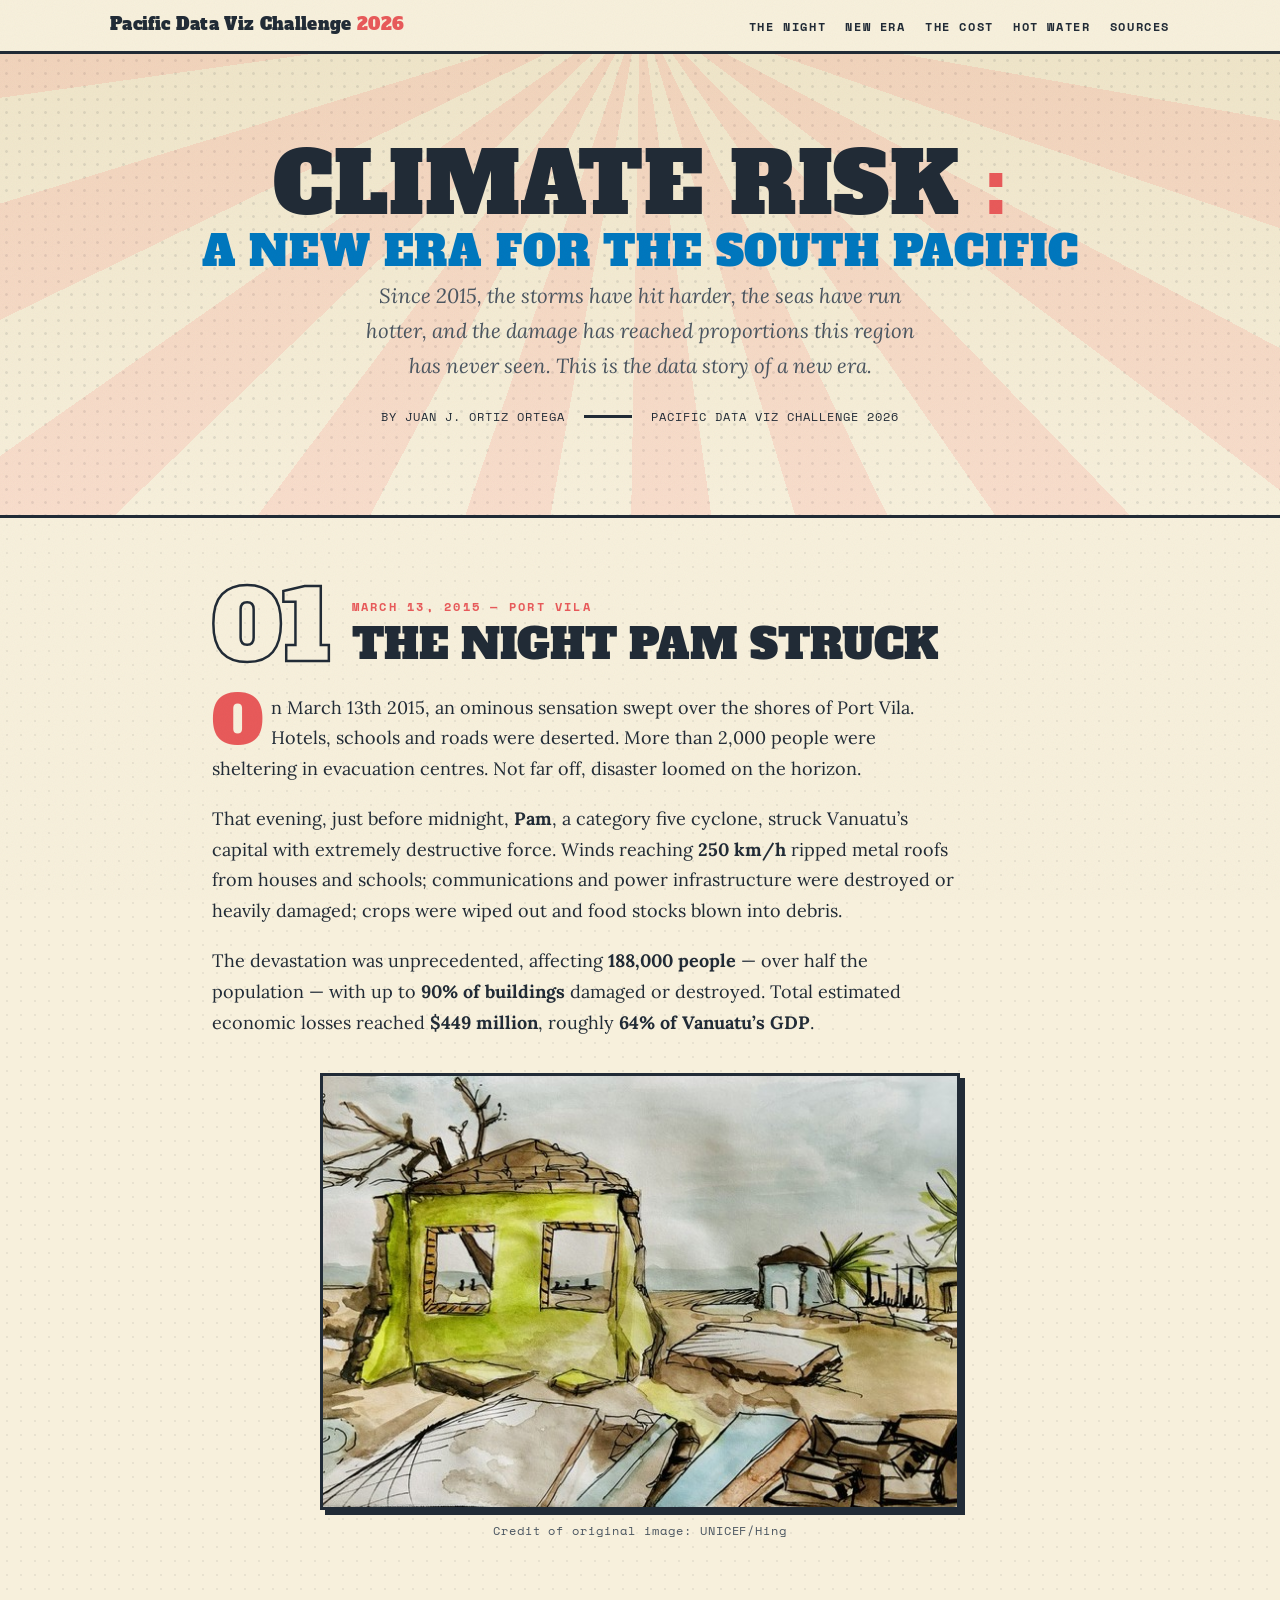
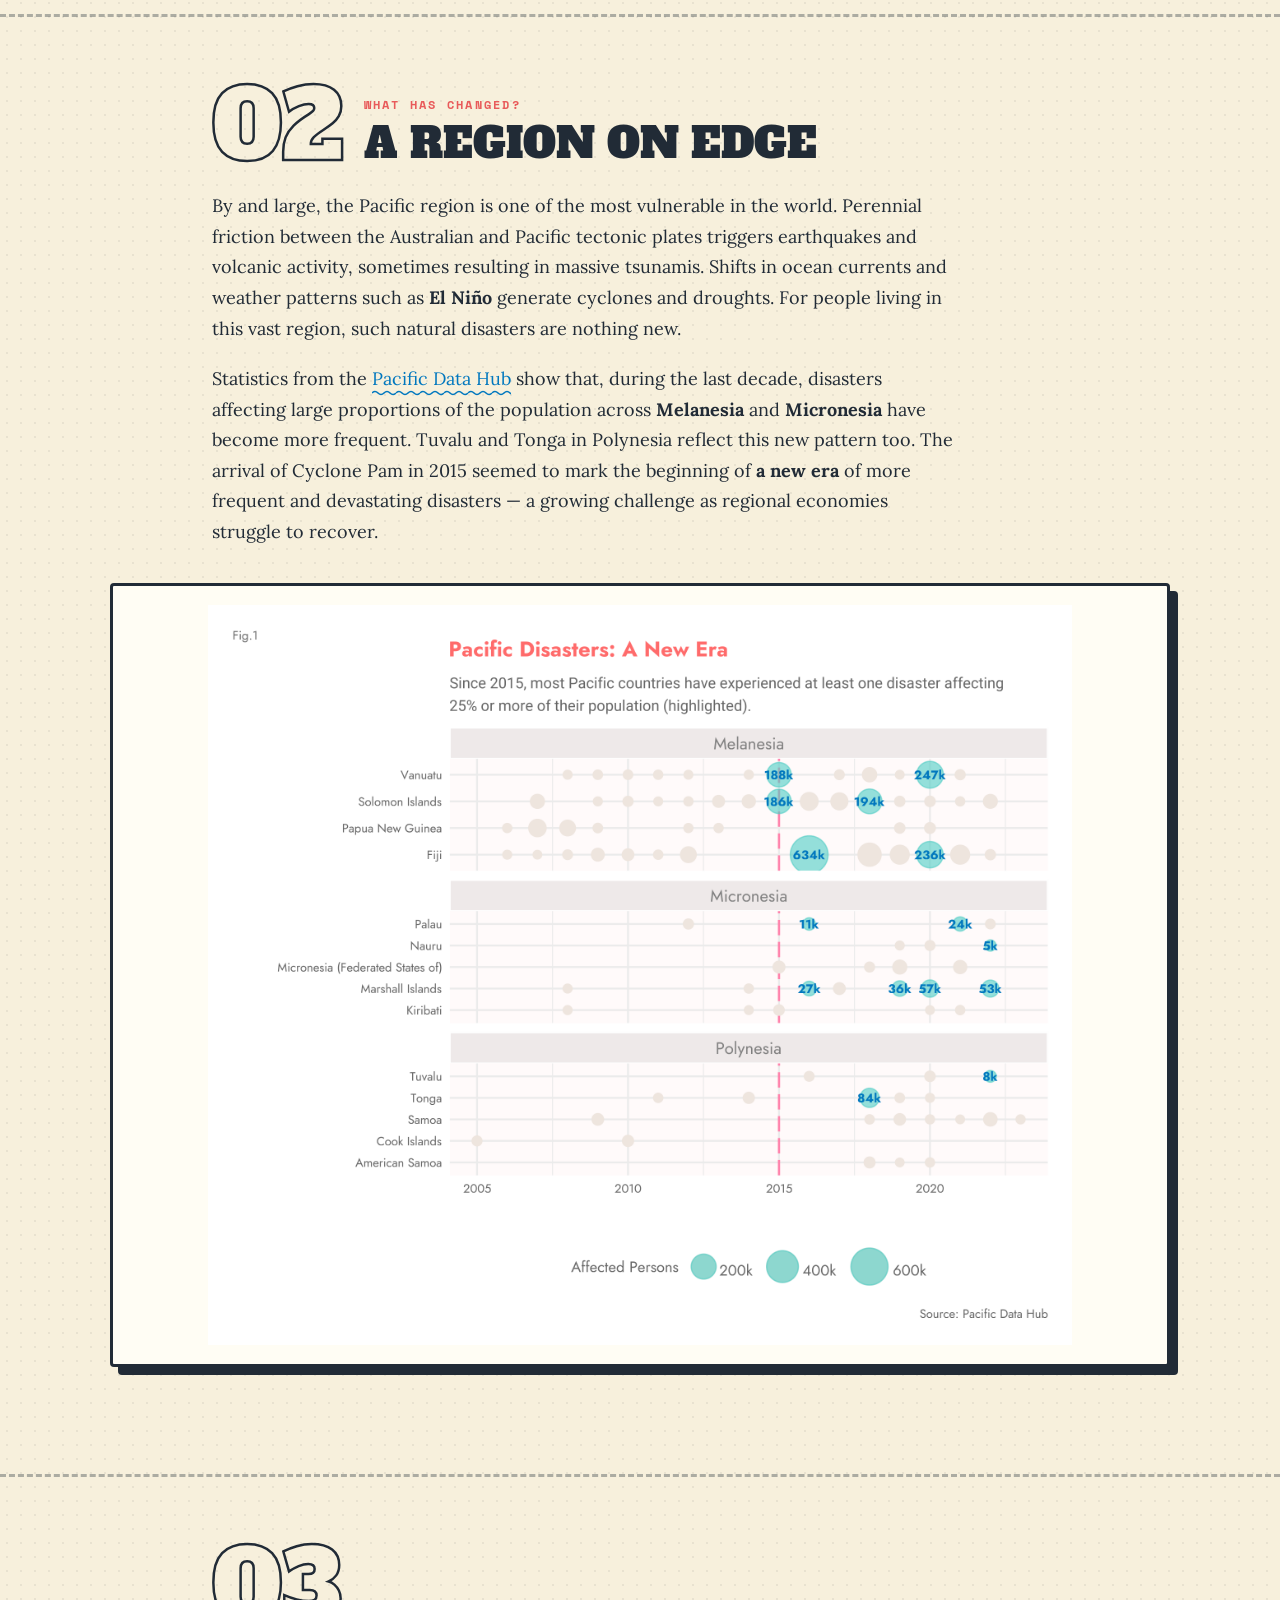
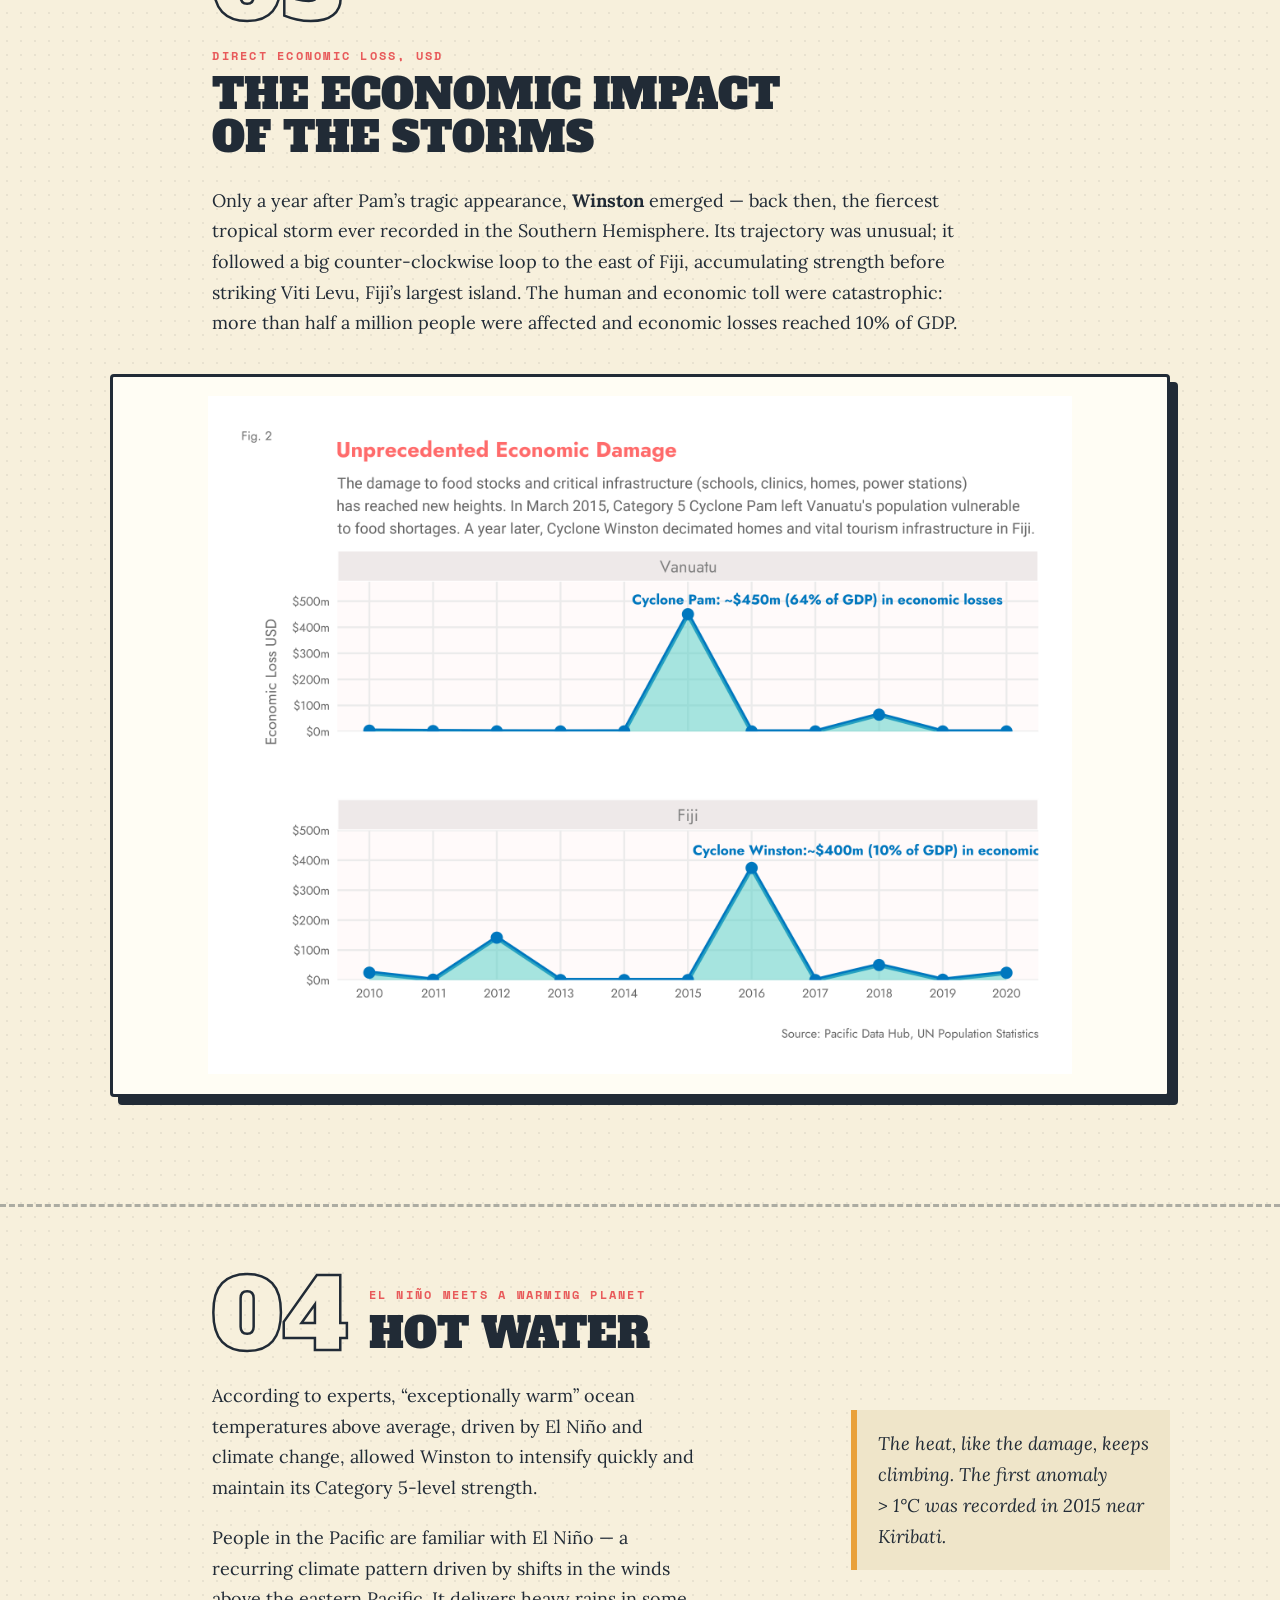
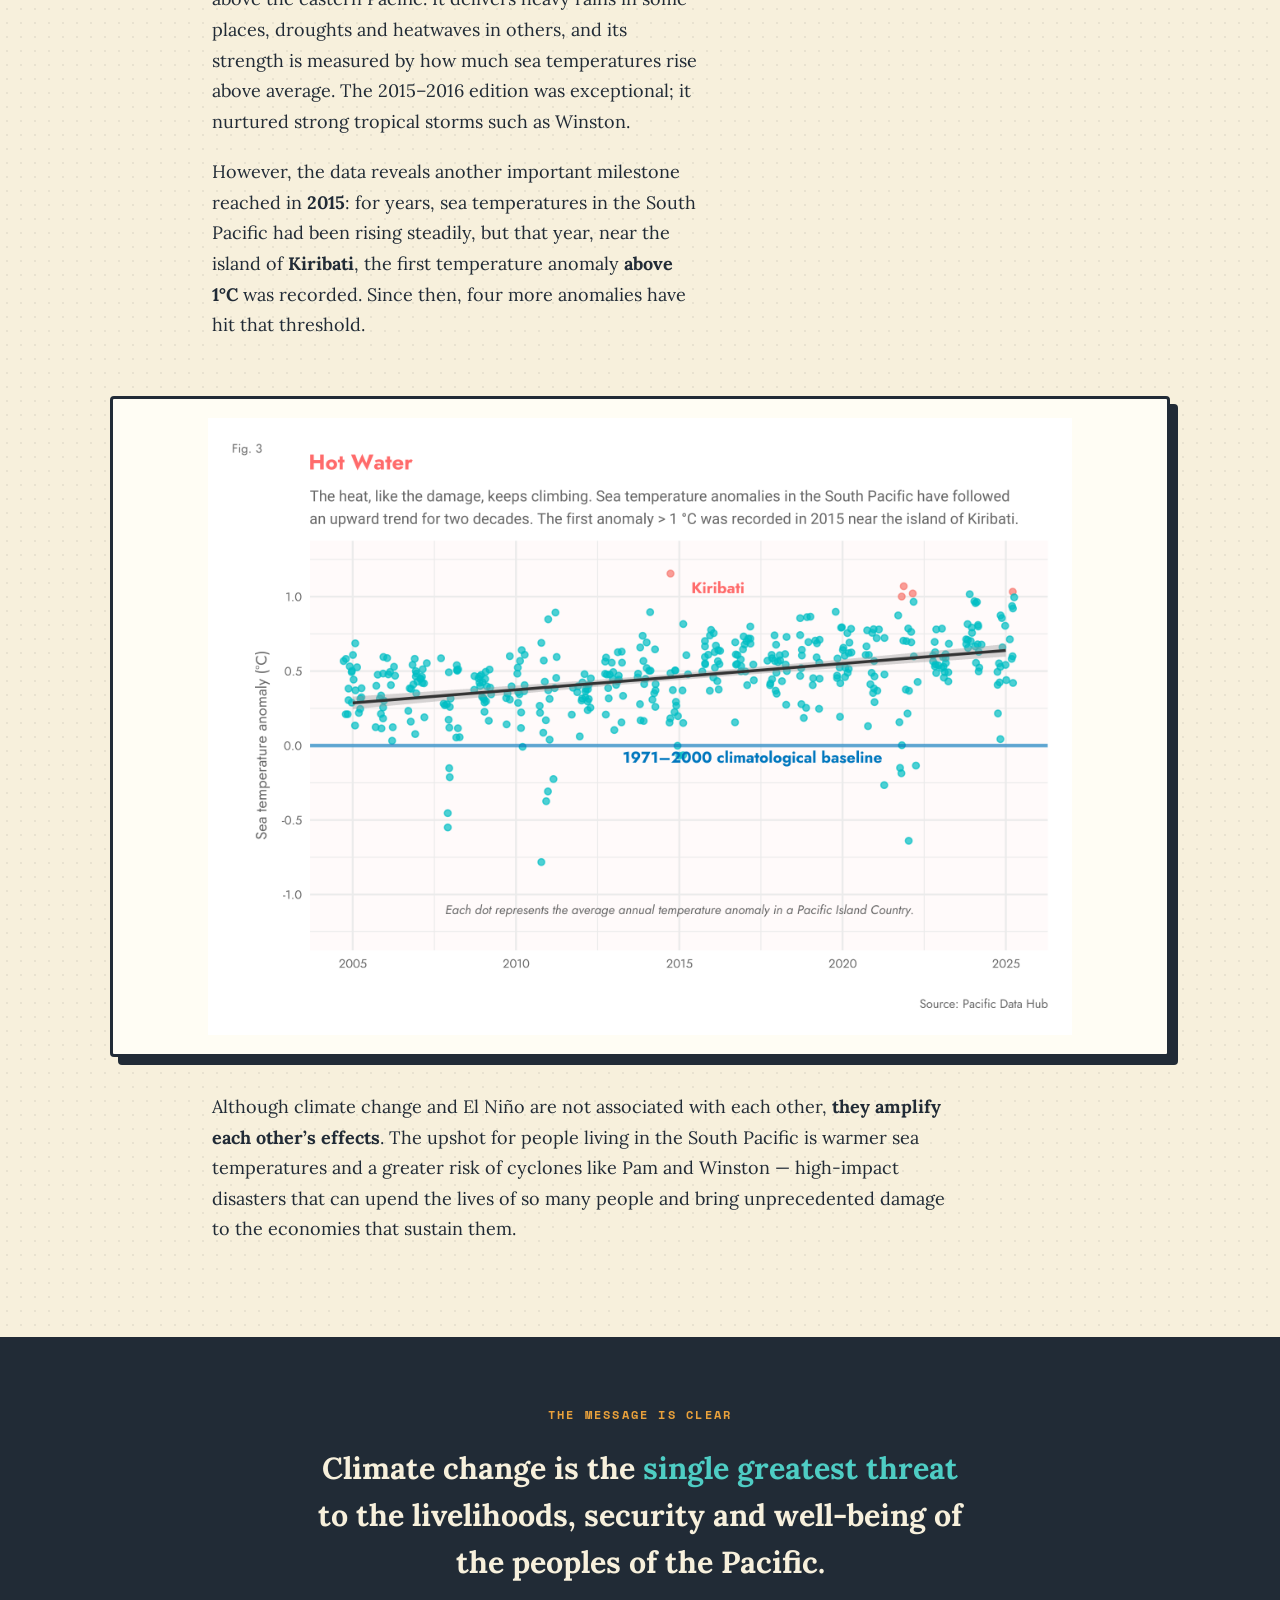
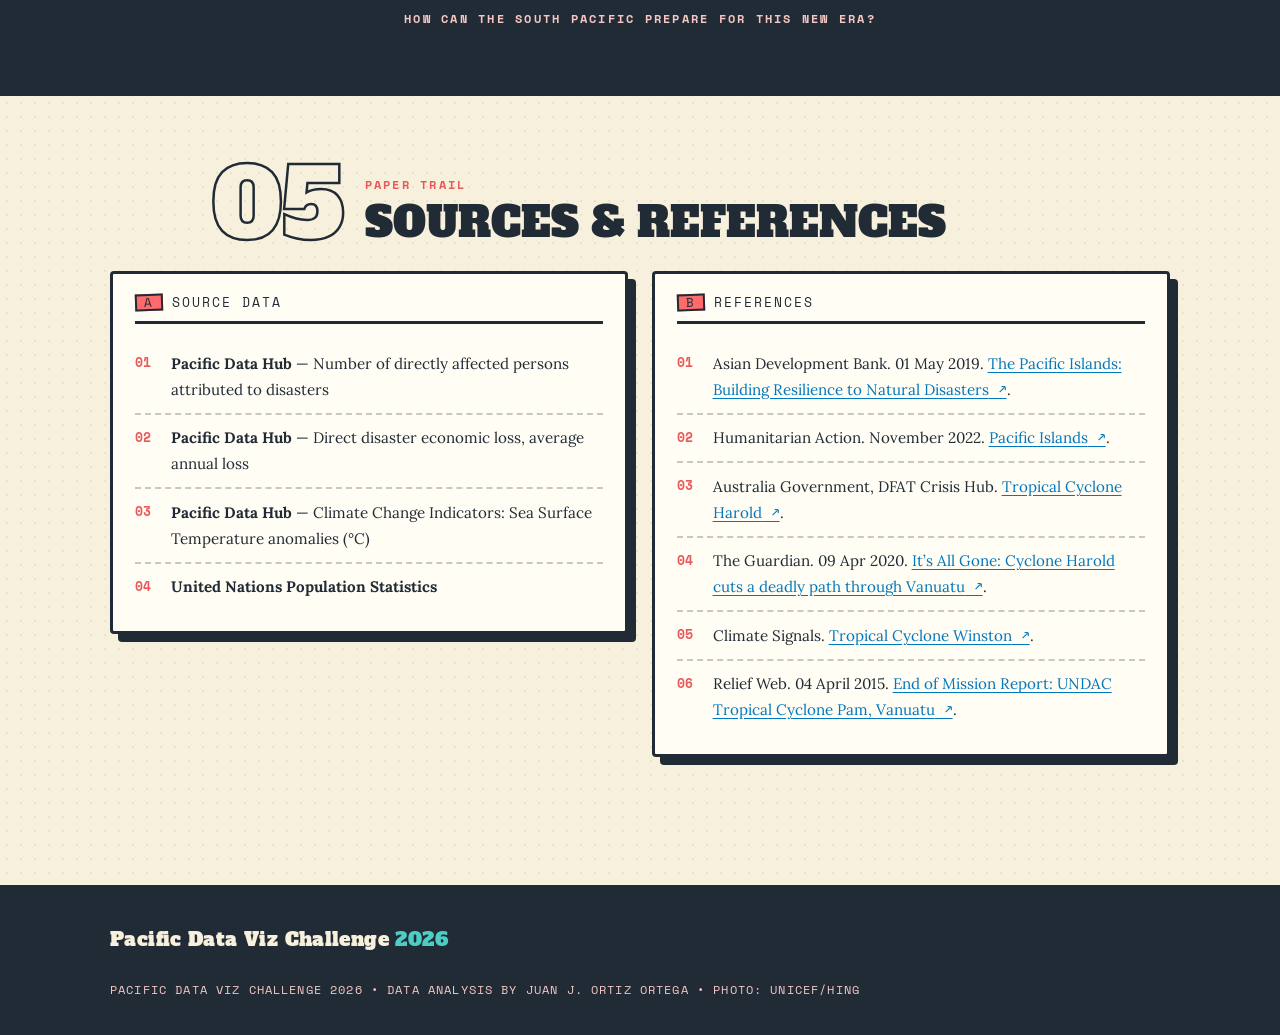
<file: web/index.html>
<!DOCTYPE html>
<html lang="en">
<head>
  <meta charset="utf-8">
  <meta name="viewport" content="width=device-width, initial-scale=1.0">
  <title>Climate Risk: A New Era for the South Pacific — Pacific Data Viz Challenge 2026</title>
  <meta name="description" content="A retro field report on climate risk and natural disasters in the South Pacific: Cyclones Pam, Winston and Harold, rising sea temperatures, and what the data says about a new era of disasters. Data: Pacific Data Hub, UN Population Statistics.">
  <meta name="author" content="Juan J. Ortiz Ortega">
  <link rel="icon" href="data:image/svg+xml,%3Csvg xmlns='http://www.w3.org/2000/svg' viewBox='0 0 32 32'%3E%3Crect width='32' height='32' fill='%23f7f0dc'/%3E%3Ccircle cx='16' cy='16' r='11' fill='none' stroke='%23212b36' stroke-width='2.5'/%3E%3Cpath d='M6 19 q5 -5 10 0 t10 0' fill='none' stroke='%234ecdc4' stroke-width='3'/%3E%3C/svg%3E">
  <link rel="preconnect" href="https://fonts.googleapis.com">
  <link rel="preconnect" href="https://fonts.gstatic.com" crossorigin>
  <link href="https://fonts.googleapis.com/css2?family=Alfa+Slab+One&family=Caveat:wght@600&family=Lora:ital,wght@0,400;0,500;0,700;1,400;1,500&family=Space+Mono:wght@400;700&display=swap" rel="stylesheet">
  <link rel="stylesheet" href="styles.css">
</head>
<body>
  <a class="skip-link" href="#main">Skip to content</a>

  <!-- ============ NAV ============ -->
  <nav class="topnav" aria-label="Main navigation">
    <div class="wrap">
      <a class="brand" href="#top">Pacific Data Viz Challenge <em>2026</em></a>
      <ul class="nav-links">
        <li><a href="#night">The Night</a></li>
        <li><a href="#new-era">New Era</a></li>
        <li><a href="#cost">The Cost</a></li>
        <li><a href="#hot-water">Hot Water</a></li>
        <li><a href="#sources">Sources</a></li>
      </ul>
    </div>
  </nav>

  <!-- ============ HERO ============ -->
  <header class="hero" id="top">
    <div class="wrap">
      <h1>Climate Risk <span class="accent">:</span><span class="line2">A New Era for the South Pacific</span></h1>
      <p class="deck">Since 2015, the storms have hit harder, the seas have run hotter, and the damage has reached proportions this region has never seen. This is the data story of a new era.</p>
      <div class="hero-meta">
        <span>By Juan J. Ortiz Ortega</span>
        <span class="rule" aria-hidden="true"></span>
        <span>Pacific Data Viz Challenge 2026</span>
      </div>
    </div>
  </header>

  <main id="main">

    <!-- ============ 01 THE NIGHT ============ -->
    <section class="section" id="night">
      <div class="wrap">
        <div class="sec-head">
          <span class="sec-num" aria-hidden="true">01</span>
          <div>
            <span class="eyebrow">March 13, 2015 &mdash; Port Vila</span>
            <h2>The Night Pam Struck</h2>
          </div>
        </div>
        <p class="dropcap">On March 13th 2015, an ominous sensation swept over the shores of Port Vila. Hotels, schools and roads were deserted. More than 2,000 people were sheltering in evacuation centres. Not far off, disaster loomed on the horizon.</p>
        <p>That evening, just before midnight, <strong>Pam</strong>, a category five cyclone, struck Vanuatu&rsquo;s capital with extremely destructive force. Winds reaching <strong>250&nbsp;km/h</strong> ripped metal roofs from houses and schools; communications and power infrastructure were destroyed or heavily damaged; crops were wiped out and food stocks blown into debris.</p>
        <p>The devastation was unprecedented, affecting <strong>188,000 people</strong> &mdash; over half the population &mdash; with up to <strong>90% of buildings</strong> damaged or destroyed. Total estimated economic losses reached <strong>$449 million</strong>, roughly <strong>64% of Vanuatu&rsquo;s GDP</strong>.</p>

        <figure class="lead-photo">
          <img src="img/cyclone_pam.jpg" alt="Cyclone Pam destruction in Port Vila, Vanuatu, March 2015" width="640" height="435" fetchpriority="high">
          <figcaption>Credit of original image: UNICEF/Hing</figcaption>
        </figure>
      </div>
    </section>

    <!-- ============ 02 NEW ERA ============ -->
    <section class="section" id="new-era">
      <div class="wrap">
        <div class="sec-head">
          <span class="sec-num" aria-hidden="true">02</span>
          <div>
            <span class="eyebrow">What has changed?</span>
            <h2>A Region on Edge</h2>
          </div>
        </div>
        <p>By and large, the Pacific region is one of the most vulnerable in the world. Perennial friction between the Australian and Pacific tectonic plates triggers earthquakes and volcanic activity, sometimes resulting in massive tsunamis. Shifts in ocean currents and weather patterns such as <strong>El Ni&ntilde;o</strong> generate cyclones and droughts. For people living in this vast region, such natural disasters are nothing new.</p>
        <p>Statistics from the <a class="wavy" href="https://pacificdata.org" target="_blank" rel="noopener">Pacific Data Hub</a> show that, during the last decade, disasters affecting large proportions of the population across <strong>Melanesia</strong> and <strong>Micronesia</strong> have become more frequent. Tuvalu and Tonga in Polynesia reflect this new pattern too. The arrival of Cyclone Pam in 2015 seemed to mark the beginning of <strong>a new era</strong> of more frequent and devastating disasters &mdash; a growing challenge as regional economies struggle to recover.</p>

        <article class="card figure-card">
          <figure>
            <img src="img/fig1_new_era.png" alt="Chart: since 2015, most Pacific countries have experienced at least one disaster affecting 25% or more of their population, highlighted in teal" width="4200" height="3600" loading="lazy" decoding="async">
          </figure>
        </article>
      </div>
    </section>

    <!-- ============ 03 THE COST ============ -->
    <section class="section" id="cost">
      <div class="wrap">
        <div class="sec-head">
          <span class="sec-num" aria-hidden="true">03</span>
          <div>
            <span class="eyebrow">Direct economic loss, USD</span>
            <h2>The Economic Impact of the Storms</h2>
          </div>
        </div>
        <p>Only a year after Pam&rsquo;s tragic appearance, <strong>Winston</strong> emerged &mdash; back then, the fiercest tropical storm ever recorded in the Southern Hemisphere. Its trajectory was unusual; it followed a big counter-clockwise loop to the east of Fiji, accumulating strength before striking Viti Levu, Fiji&rsquo;s largest island. The human and economic toll were catastrophic: more than half a million people were affected and economic losses reached 10% of GDP.</p>
        <article class="card figure-card">
          <figure>
            <img src="img/fig2_economic.png" alt="Chart: economic losses from disasters in Vanuatu and Fiji, with Cyclone Pam at about $450 million (64% of GDP) and Cyclone Winston at about $400 million (10% of GDP) annotated" width="4200" height="3300" loading="lazy" decoding="async">
          </figure>
        </article>
      </div>
    </section>

    <!-- ============ 04 HOT WATER ============ -->
    <section class="section" id="hot-water">
      <div class="wrap">
        <div class="sec-head">
          <span class="sec-num" aria-hidden="true">04</span>
          <div>
            <span class="eyebrow">El Ni&ntilde;o meets a warming planet</span>
            <h2>Hot Water</h2>
          </div>
        </div>
        <div class="two-col">
          <div>
            <p>According to experts, &ldquo;exceptionally warm&rdquo; ocean temperatures above average, driven by El Ni&ntilde;o and climate change, allowed Winston to intensify quickly and maintain its Category&nbsp;5-level strength.</p>
            <p>People in the Pacific are familiar with El Ni&ntilde;o &mdash; a recurring climate pattern driven by shifts in the winds above the eastern Pacific. It delivers heavy rains in some places, droughts and heatwaves in others, and its strength is measured by how much sea temperatures rise above average. The 2015&ndash;2016 edition was exceptional; it nurtured strong tropical storms such as Winston.</p>
            <p>However, the data reveals another important milestone reached in <strong>2015</strong>: for years, sea temperatures in the South Pacific had been rising steadily, but that year, near the island of <strong>Kiribati</strong>, the first temperature anomaly <strong>above 1&deg;C</strong> was recorded. Since then, four more anomalies have hit that threshold.</p>
          </div>
          <div>
            <blockquote class="pullquote">The heat, like the damage, keeps climbing. The first anomaly &gt;&nbsp;1&deg;C was recorded in 2015 near Kiribati.</blockquote>
          </div>
        </div>

        <article class="card figure-card">
          <figure>
            <img src="img/fig3_hot_water.png" alt="Scatter plot of sea surface temperature anomalies in the South Pacific from 1971 to 2023, showing an upward trend, with the first anomaly above 1 degree Celsius in 2015 near Kiribati annotated" width="4200" height="3000" loading="lazy" decoding="async">
          </figure>
        </article>

        <p>Although climate change and El Ni&ntilde;o are not associated with each other, <strong>they amplify each other&rsquo;s effects</strong>. The upshot for people living in the South Pacific is warmer sea temperatures and a greater risk of cyclones like Pam and Winston &mdash; high-impact disasters that can upend the lives of so many people and bring unprecedented damage to the economies that sustain them.</p>
      </div>
    </section>

    <!-- ============ BANNER ============ -->
    <section class="banner" aria-label="Key message">
      <div class="wrap">
        <span class="eyebrow">The message is clear</span>
        <blockquote>Climate change is the <span class="hl">single greatest threat</span> to the livelihoods, security and well-being of the peoples of the Pacific.</blockquote>
        <span class="eyebrow bottom">How can the South Pacific prepare for this new era?</span>
      </div>
    </section>

    <!-- ============ SOURCES ============ -->
    <section class="section" id="sources">
      <div class="wrap">
        <div class="sec-head">
          <span class="sec-num" aria-hidden="true">05</span>
          <div>
            <span class="eyebrow">Paper trail</span>
            <h2>Sources &amp; References</h2>
          </div>
        </div>
        <div class="refs-grid">
          <div class="card ref-card">
            <h3><span class="n">A</span>Source Data</h3>
            <ol>
              <li><strong>Pacific Data Hub</strong> &mdash; Number of directly affected persons attributed to disasters</li>
              <li><strong>Pacific Data Hub</strong> &mdash; Direct disaster economic loss, average annual loss</li>
              <li><strong>Pacific Data Hub</strong> &mdash; Climate Change Indicators: Sea Surface Temperature anomalies (&deg;C)</li>
              <li><strong>United Nations Population Statistics</strong></li>
            </ol>
          </div>
          <div class="card ref-card">
            <h3><span class="n">B</span>References</h3>
            <ol>
              <li>Asian Development Bank. 01 May 2019. <a class="ext" href="https://www.adb.org/results/pacific-islands-building-resilience-natural-disasters" target="_blank" rel="noopener">The Pacific Islands: Building Resilience to Natural Disasters</a>.</li>
              <li>Humanitarian Action. November 2022. <a class="ext" href="https://humanitarianaction.info/article/pacific-islands" target="_blank" rel="noopener">Pacific Islands</a>.</li>
              <li>Australia Government, DFAT Crisis Hub. <a class="ext" href="https://www.dfat.gov.au/crisis-hub/tropical-cyclone-harold" target="_blank" rel="noopener">Tropical Cyclone Harold</a>.</li>
              <li>The Guardian. 09 Apr 2020. <a class="ext" href="https://www.theguardian.com/world/2020/apr/10/its-all-gone-cyclone-harold-cuts-a-deadly-path-through-vanuatu" target="_blank" rel="noopener">It&rsquo;s All Gone: Cyclone Harold cuts a deadly path through Vanuatu</a>.</li>
              <li>Climate Signals. <a class="ext" href="https://www.climatesignals.org/events/cyclone-winston-2016#more" target="_blank" rel="noopener">Tropical Cyclone Winston</a>.</li>
              <li>Relief Web. 04 April 2015. <a class="ext" href="https://reliefweb.int/report/vanuatu/end-mission-report-united-nations-disaster-assessment-coordination-team-undac" target="_blank" rel="noopener">End of Mission Report: UNDAC Tropical Cyclone Pam, Vanuatu</a>.</li>
            </ol>
          </div>
        </div>
      </div>
    </section>
  </main>

  <!-- ============ FOOTER ============ -->
  <footer class="footer">
    <div class="wrap">
      <a class="brand" href="#top">Pacific Data Viz Challenge <em>2026</em></a>
      <p>Pacific Data Viz Challenge 2026 &bull; Data analysis by Juan J. Ortiz Ortega &bull; Photo: UNICEF/Hing</p>
    </div>
  </footer>
</body>
</html>
</file>
<file: web/styles.css>
/* ============================================================
   SOUTH PACIFIC DISPATCH — retro field-report theme
   Palette drawn from the report charts: teal #4ECDC4,
   coral #FF6B6B, ocean blue #0077BE — on warm paper.
   ============================================================ */

:root {
  --paper:      #f7f0dc;
  --paper-2:    #efe5c9;
  --card:       #fffdf4;
  --ink:        #212b36;
  --ink-soft:   #4a5560;
  --teal:       #2aa79b;
  --teal-bright:#4ecdc4;
  --coral:      #e85a5a;
  --coral-bright:#ff6b6b;
  --blue:       #0077be;
  --mustard:    #e9a13b;
  --pink:       #f4c7c3;

  --font-display: "Alfa Slab One", "Rockwell", serif;
  --font-body:    "Lora", Georgia, serif;
  --font-mono:    "Space Mono", "Courier New", monospace;

  --border: 3px solid var(--ink);
  --shadow: 8px 8px 0 var(--ink);
  --shadow-sm: 5px 5px 0 var(--ink);
  --radius: 4px;

  --wrap: 1140px;
  --gutter: clamp(1rem, 4vw, 2.5rem);
}

/* ---------- Reset / base ---------- */
*, *::before, *::after { box-sizing: border-box; }

html {
  scroll-behavior: smooth;
  scroll-padding-top: 96px;
}

body {
  margin: 0;
  font-family: var(--font-body);
  font-size: clamp(1rem, 0.95rem + 0.25vw, 1.125rem);
  line-height: 1.7;
  color: var(--ink);
  background-color: var(--paper);
  background-image:
    radial-gradient(circle, rgba(33, 43, 54, 0.07) 1px, transparent 1.4px);
  background-size: 14px 14px;
}

/* paper grain overlay */
body::after {
  content: "";
  position: fixed;
  inset: 0;
  z-index: 999;
  pointer-events: none;
  opacity: 0.05;
  mix-blend-mode: multiply;
  background-image: url("data:image/svg+xml,%3Csvg xmlns='http://www.w3.org/2000/svg' width='240' height='240'%3E%3Cfilter id='n'%3E%3CfeTurbulence type='fractalNoise' baseFrequency='0.9' numOctaves='2'/%3E%3C/filter%3E%3Crect width='240' height='240' filter='url(%23n)'/%3E%3C/svg%3E");
}

img { max-width: 100%; height: auto; display: block; }

h1, h2, h3 {
  font-family: var(--font-display);
  font-weight: 400;
  line-height: 1.05;
  margin: 0 0 0.5em;
  text-wrap: balance;
}

p { margin: 0 0 1.1em; max-width: 68ch; }

/* experiment: push the left margin of prose to the right */
.section .sec-head,
.section p,
.section .pullquote {
  margin-left: clamp(2rem, 8vw, 7rem);
}

a { color: var(--blue); text-underline-offset: 3px; }
a:hover { color: var(--coral); }

:focus-visible {
  outline: 3px dashed var(--coral);
  outline-offset: 3px;
}

::selection { background: var(--mustard); color: var(--ink); }

.wrap {
  max-width: var(--wrap);
  margin-inline: auto;
  padding-inline: var(--gutter);
}

.skip-link {
  position: absolute;
  left: -9999px;
  top: 0;
  z-index: 1000;
  background: var(--ink);
  color: var(--paper);
  font-family: var(--font-mono);
  font-size: 0.85rem;
  padding: 0.6rem 1rem;
}
.skip-link:focus { left: 0; }

/* ---------- Retro building blocks ---------- */

.eyebrow {
  font-family: var(--font-mono);
  font-size: 0.78rem;
  font-weight: 700;
  letter-spacing: 0.18em;
  text-transform: uppercase;
}

/* hard-shadow card */
.card {
  background: var(--card);
  border: var(--border);
  box-shadow: var(--shadow);
  border-radius: var(--radius);
}

/* wavy underline for inline links */
.wavy {
  text-decoration: none;
  background: url("data:image/svg+xml,%3Csvg xmlns='http://www.w3.org/2000/svg' width='24' height='6' viewBox='0 0 24 6'%3E%3Cpath d='M0 3 Q3 0 6 3 T12 3 T18 3 T24 3' fill='none' stroke='%230077be' stroke-width='1.6'/%3E%3C/svg%3E") repeat-x left bottom;
  background-size: 24px 6px;
  padding-bottom: 6px;
}
.wavy:hover { background-image: url("data:image/svg+xml,%3Csvg xmlns='http://www.w3.org/2000/svg' width='24' height='6' viewBox='0 0 24 6'%3E%3Cpath d='M0 3 Q3 0 6 3 T12 3 T18 3 T24 3' fill='none' stroke='%23e85a5a' stroke-width='1.6'/%3E%3C/svg%3E"); }

/* ---------- Top nav ---------- */

.topnav {
  position: sticky;
  top: 0;
  z-index: 100;
  background: var(--paper);
  border-bottom: var(--border);
}
.topnav .wrap {
  display: flex;
  align-items: center;
  justify-content: space-between;
  gap: 1rem;
  flex-wrap: wrap;
  padding-block: 0.65rem;
}
.brand {
  font-family: var(--font-display);
  font-size: 1.05rem;
  color: var(--ink);
  text-decoration: none;
  letter-spacing: 0.02em;
  white-space: nowrap;
}
.brand em { color: var(--coral); font-style: normal; }
.nav-links {
  display: flex;
  gap: 1.2rem;
  flex-wrap: wrap;
  list-style: none;
  margin: 0;
  padding: 0;
}
.nav-links a {
  font-family: var(--font-mono);
  font-size: 0.72rem;
  font-weight: 700;
  letter-spacing: 0.14em;
  text-transform: uppercase;
  color: var(--ink);
  text-decoration: none;
}
.nav-links a:hover { color: var(--coral); text-decoration: underline wavy var(--coral); text-underline-offset: 5px; }
/* ---------- Hero ---------- */

.hero {
  position: relative;
  overflow: hidden;
  border-bottom: var(--border);
  background:
    repeating-conic-gradient(
      from -8deg at 50% -10%,
      rgba(255, 107, 107, 0.14) 0deg 9deg,
      transparent 9deg 18deg
    ),
    radial-gradient(circle, rgba(33, 43, 54, 0.10) 1.2px, transparent 1.6px),
    linear-gradient(var(--paper-2), var(--paper));
  background-size: auto, 13px 13px, auto;
  text-align: center;
}
.hero .wrap {
  padding-block: clamp(3rem, 8vw, 5.5rem);
}
.hero h1 {
  font-size: clamp(2.6rem, 7.2vw, 5.2rem);
  text-transform: uppercase;
  letter-spacing: 0.01em;
  margin-bottom: 0.35rem;
}
.hero h1 .accent { color: var(--coral); }
.hero h1 .line2 {
  display: block;
  font-size: clamp(1.5rem, 3.6vw, 2.6rem);
  color: var(--blue);
}
.hero .deck {
  font-size: clamp(1.05rem, 1.6vw, 1.3rem);
  font-style: italic;
  color: var(--ink-soft);
  max-width: 46ch;
  margin-inline: auto;
}
.hero-meta {
  margin-top: 1.4rem;
  display: flex;
  align-items: center;
  justify-content: center;
  gap: 1.2rem;
  flex-wrap: wrap;
  font-family: var(--font-mono);
  font-size: 0.78rem;
  letter-spacing: 0.08em;
  text-transform: uppercase;
}
.hero-meta .rule { flex: 0 0 48px; border-top: 3px solid var(--ink); }

/* ---------- Lead photo (the one image from the original report) ---------- */

.lead-photo {
  max-width: 640px;
  margin: 2.2rem auto 0;
  text-align: center;
}
.lead-photo img {
  margin-inline: auto;
  border: var(--border);
  box-shadow: var(--shadow-sm);
  background: var(--card);
}
.lead-photo figcaption {
  font-family: var(--font-mono);
  font-size: 0.75rem;
  letter-spacing: 0.08em;
  color: var(--ink-soft);
  padding-top: 0.7rem;
}

/* ---------- Story sections ---------- */

.section { padding-block: clamp(2.5rem, 6vw, 4.5rem); }
.section + .section { border-top: 3px dashed rgba(33, 43, 54, 0.35); }

.sec-head {
  display: flex;
  align-items: flex-end;
  gap: 1.2rem;
  margin-bottom: 1.6rem;
  flex-wrap: wrap;
}
.sec-num {
  font-family: var(--font-display);
  font-size: clamp(3.2rem, 8vw, 6rem);
  line-height: 0.8;
  color: transparent;
  -webkit-text-stroke: 2.5px var(--ink);
  user-select: none;
}
.sec-head h2 {
  font-size: clamp(1.7rem, 4vw, 2.6rem);
  text-transform: uppercase;
  margin: 0;
}
.sec-head .eyebrow { color: var(--coral); margin-bottom: 0.4rem; display: block; }

.two-col {
  display: grid;
  grid-template-columns: 1.4fr 1fr;
  gap: clamp(1.5rem, 4vw, 3rem);
  align-items: start;
}

.dropcap::first-letter {
  font-family: var(--font-display);
  float: left;
  font-size: 3.6em;
  line-height: 0.8;
  padding: 0.06em 0.12em 0 0;
  color: var(--coral);
}

.pullquote {
  margin: 1.8rem 0 0;
  padding: 1.1rem 1.3rem;
  border-left: 6px solid var(--mustard);
  background: var(--paper-2);
  font-size: 1.15rem;
  font-style: italic;
}

/* ---------- Figure cards ---------- */

.figure-card { margin-block: 2.2rem; }
.figure-card figure { margin: 0; padding: 1.2rem; }
/* single frame: the card border only — no inner border on the chart itself */
.figure-card figure img {
  width: 85%;
  margin-inline: auto;
  background: #fff;
}

/* ---------- Quote banner ---------- */

.banner {
  background: var(--ink);
  color: var(--paper);
  border-block: var(--border);
  text-align: center;
  padding-block: clamp(2.5rem, 6vw, 4rem);
}
.banner .eyebrow { color: var(--mustard); display: block; margin-bottom: 1.2rem; }
.banner blockquote {
  margin: 0 auto;
  max-width: 34ch;
  font-family: var(--font-body);
  font-weight: 700;
  font-size: clamp(1.25rem, 2.6vw, 1.9rem);
  line-height: 1.55;
}
.banner blockquote .hl { color: var(--teal-bright); }
.banner .eyebrow.bottom { margin-top: 1.4rem; margin-bottom: 0; color: var(--pink); }

/* ---------- Sources / references ---------- */

.refs-grid {
  display: grid;
  grid-template-columns: 1fr 1fr;
  gap: 1.5rem;
  align-items: start;
}
.ref-card { padding: 1.3rem 1.4rem; }
.ref-card h3 {
  font-family: var(--font-mono);
  font-size: 0.8rem;
  letter-spacing: 0.16em;
  text-transform: uppercase;
  border-bottom: 3px solid var(--ink);
  padding-bottom: 0.6rem;
  margin-bottom: 1rem;
}
.ref-card h3 .n {
  display: inline-block;
  background: var(--coral-bright);
  border: 2px solid var(--ink);
  padding: 0 0.45rem;
  margin-right: 0.5rem;
  transform: rotate(-2deg);
}
.ref-card ol { margin: 0; padding: 0; list-style: none; counter-reset: ref; }
.ref-card li {
  counter-increment: ref;
  padding: 0.65rem 0 0.65rem 2.2rem;
  position: relative;
  border-bottom: 2px dashed rgba(33, 43, 54, 0.25);
  font-size: 0.95rem;
  text-align: left;
}
.ref-card li:last-child { border-bottom: 0; }
.ref-card li::before {
  content: counter(ref, decimal-leading-zero);
  position: absolute;
  left: 0;
  top: 0.75rem;
  font-family: var(--font-mono);
  font-weight: 700;
  font-size: 0.8rem;
  color: var(--coral);
}
.ref-card .ext::after { content: " \2197"; font-family: var(--font-mono); }

/* ---------- Footer ---------- */

.footer {
  border-top: var(--border);
  background: var(--ink);
  color: var(--paper);
  margin-top: clamp(2rem, 5vw, 3.5rem);
  padding-block: 2.2rem;
}
.footer .wrap {
  display: flex;
  justify-content: space-between;
  gap: 1.5rem;
  flex-wrap: wrap;
  align-items: center;
}
.footer .brand { color: var(--paper); font-size: 1.2rem; }
.footer .brand em { color: var(--teal-bright); }
.footer p { margin: 0; font-family: var(--font-mono); font-size: 0.72rem; letter-spacing: 0.1em; text-transform: uppercase; color: var(--pink); max-width: none; }
.footer a { color: var(--mustard); }

/* ---------- Responsive ---------- */

@media (max-width: 860px) {
  .two-col { grid-template-columns: 1fr; }
  .refs-grid { grid-template-columns: 1fr; }
}

@media (max-width: 520px) {
  .topnav .wrap { justify-content: center; }
  .sec-head { gap: 0.7rem; }
}

/* ---------- Reduced motion ---------- */

@media (prefers-reduced-motion: reduce) {
  html { scroll-behavior: auto; }
  * { transition: none !important; }
}
</file>
